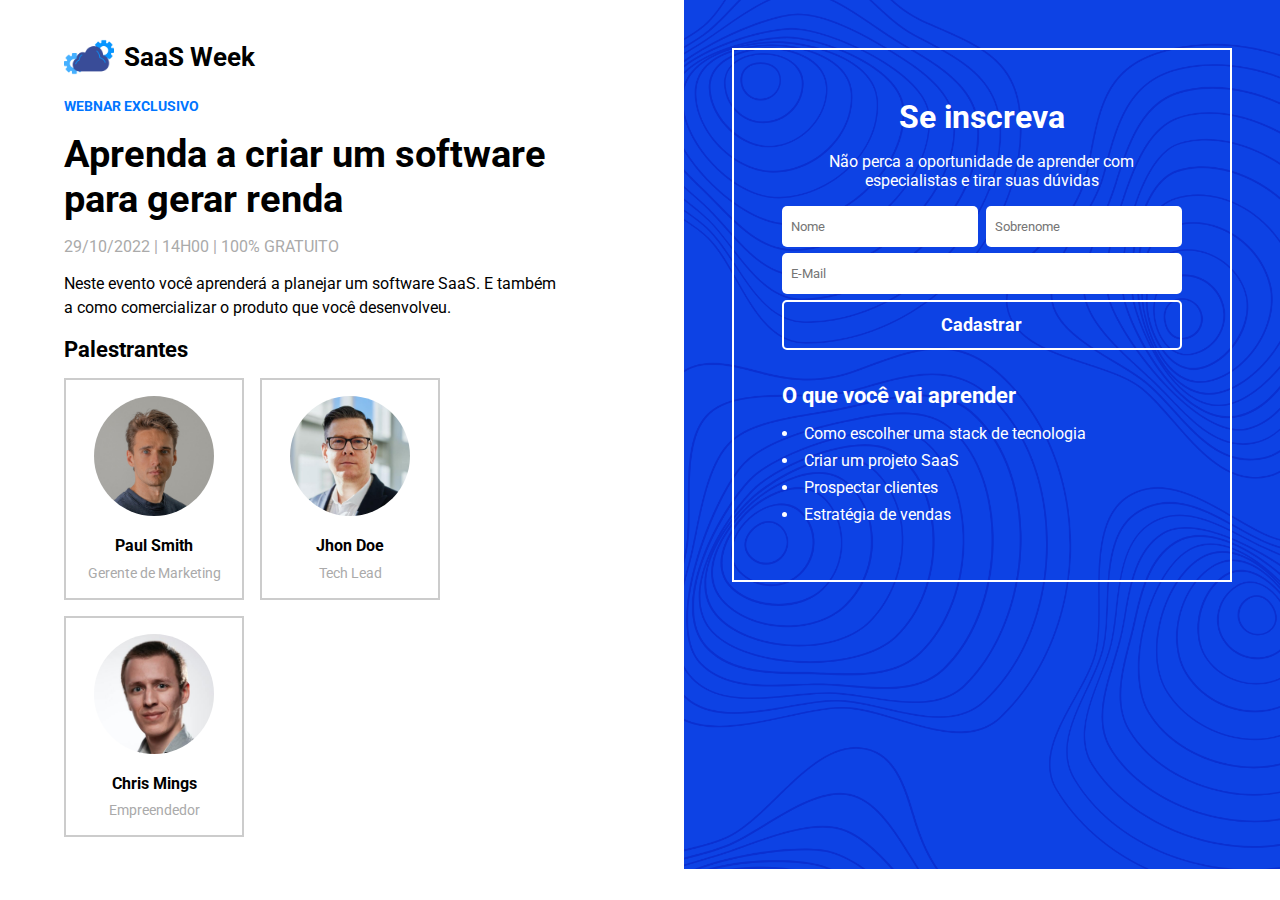
<file: projeto/index.html>
<!DOCTYPE html>
<html lang="en">

    <head>
        <meta charset="UTF-8">
        <meta name="viewport" content="width=device-width, initial-scale=1.0">
        <meta http-equiv="X-UA-Compatible" content="IE-edge">
        <link rel="stylesheet" href="css/style.css">
        <title>Document</title>
        <!-- Googles Fonts -->
        <link rel="preconnect" href="https://fonts.googleapis.com">
        <link rel="preconnect" href="https://fonts.gstatic.com" crossorigin>
        <link
            href="https://fonts.googleapis.com/css2?family=Roboto:ital,wght@0,100;0,300;0,400;0,500;0,700;0,900;1,100;1,300;1,400;1,500;1,700;1,900&family=VT323&display=swap"
            rel="stylesheet">
    </head>

    <body>
        <div id="about-container">
            <div id="logo">
                <img src="img/saasweeklogo.png" alt="logo-SaaSWeek">
                <h1>SaaS Week</h1>
            </div>
            <p id="exclusive">Webnar Exclusivo</p>
            <h2>Aprenda a criar um software para gerar renda</h2>
            <p id="date">29/10/2022 | 14h00 | 100% Gratuito</p>
            <p id="description">
                Neste evento você aprenderá a planejar um software SaaS.
                E também a como comercializar o produto que você desenvolveu.
            </p>
            <h4>Palestrantes</h4>
            <div id="users-container">
                <div class="user-card">
                    <img src="img/user_1.jpg" alt="Paul Smith">
                    <p class="user-name">Paul Smith</p>
                    <p class="user-role">Gerente de Marketing</p>
                </div>
                <div class="user-card">
                    <img src="img/user_2.jpg" alt="Jhon Doe">
                    <p class="user-name">Jhon Doe</p>
                    <p class="user-role">Tech Lead</p>
                </div>
                <div class="user-card">
                    <img src="img/user_3.jpg" alt="Chris Mings">
                    <p class="user-name">Chris Mings</p>
                    <p class="user-role">Empreendedor</p>
                </div>
            </div>
        </div>

        <div id="subscribe-container">
            <div id="form-inner">
                <h3>Se inscreva</h3>
                <p>Não perca a oportunidade de aprender com especialistas e tirar suas dúvidas</p>
                <form id="register-form">
                    <div id="name-container">
                        <input type="text" name="name" id="name" placeholder="Nome" />
                        <input type="text" name="lastname" id="lastname" placeholder="Sobrenome" />
                    </div>
                    <input type="text" name="email" id="email" placeholder="E-Mail">
                    <input type="submit" value="Cadastrar">
                </form>
                <div id="benefits">
                    <h4>O que você vai aprender</h4>
                    <ul>
                        <li>Como escolher uma stack de tecnologia</li>
                        <li>Criar um projeto SaaS</li>
                        <li>Prospectar clientes</li>
                        <li>Estratégia de vendas</li>
                    </ul>
                </div>
            </div>
        </div>
    </body>
</html>
</file>
<file: projeto/css/style.css>
/* Geral */
* {
    margin: 0;
    padding: 0;
    box-sizing: border-box;
    font-family: "Roboto";
}

body {
    display: flex;
    flex-wrap: wrap; /* Faz com que quebre a linha quando mudar para mobile */
}

/* Apresentação do evento */
#about-container {
    flex: 1.4; /* Proporção de tamanho maior que a do form */
    padding: 2rem 4rem
}

#logo {
    display: flex;
    align-items: center;
    font-size: 0.8rem;
    margin-bottom: 1rem;
}

#logo img {
    height: 50px;
    margin-right: 0.6rem;
}

#exclusive {
    text-transform: uppercase;
    color: #0075ff;
    font-weight: bold;
    font-size: 0.9rem;
    margin-bottom: 1rem
}

#about-container h2 {
    font-size: 2.4rem;
    max-width: 500px;
    margin-bottom: 1rem;
}

#date {
    text-transform: uppercase;
    color: #aaa;
    margin-bottom: 1rem;
}

#description {
    max-width: 500px;
    margin-bottom: 1rem;
    line-height: 1.5rem; /* Aumenta a distância das linhas */
}

#about-container h4 {
    font-size: 1.4rem;
    margin-bottom: 1rem;
}

#users-container {
    display: flex;
    flex-wrap: wrap; /* Joga pra baixo quandoe excede a largura da página */
    gap: 1rem;
}

.user-card {
    border: 2px solid #ccc;
    padding: 1rem;
    width: 180px;
    text-align: center;
}

.user-card img {
    width: 120px;
    border-radius: 50%;
    margin-bottom: 1rem;
}

.user-card .user-name {
    font-weight: bold;
    margin-bottom: 0.6rem;
}

.user-card .user-role {
    color: #aaa;
    font-size: 0.9rem;
}

/* Formulário */
#subscribe-container {
    flex: 1;
    background-image: url("../img/pattern.png");
    background-size: cover;
    color: #fff
}

#form-inner {
    margin: 3rem;
    padding: 3rem;
    border: 2px solid #fff;
    text-align: center;
    display: flex;
    flex-direction: column;
    align-items: center;
}

#form-inner h3 {
    font-size: 2rem;
    margin-bottom: 1rem;
}

#form-inner p {
    margin-bottom: 1rem;
}

#register-form {
    display: flex;
    flex-direction: column;
    gap: 0.4rem;
    margin-bottom: 2rem;
}

#name-container {
    display: flex;
    gap: 0.5rem;
}

#register-form input {
    padding: 0.8rem 0.6rem; /* Aumenta o tamanho dos inputs */
    border: none;
    border-radius: 5px;
}

#email {
    min-width: 100%; /*Sempre vai ocupar uma linha */
}

#register-form input[type="submit"] {
    background-color: transparent;
    color: #fff;
    border: 2px solid #fff;
    font-size: 1.1rem;
    font-weight: bold;
    cursor: pointer;
}

#register-form input[type="submit"]:hover {
    background-color: #fff;
    color: #0075ff;
    transition: 0.5s;
}

#benefits {
    text-align: left;
    align-self: start; /* Muda o alinhamento de um elemento específico */
}

#benefits h4 {
    font-size: 1.4rem;
    margin-bottom: 1rem;
}

#benefits ul {
    list-style-position: inside;
}

#benefits li {
    margin-bottom: 0.5rem;
}
</file>
